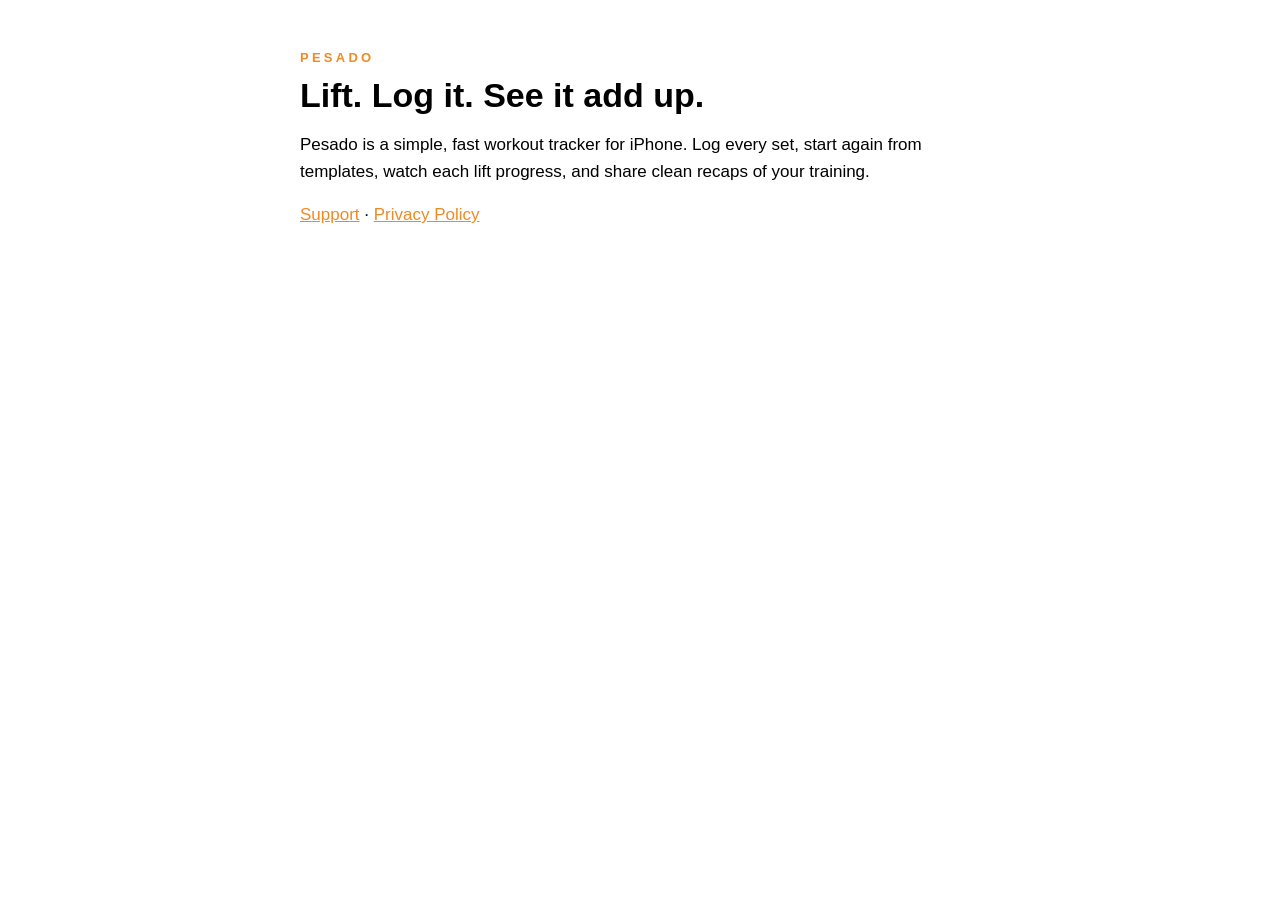
<file: index.html>
<!DOCTYPE html>
<html lang="en">
<head>
<meta charset="utf-8">
<meta name="viewport" content="width=device-width, initial-scale=1">
<title>Pesado</title>
<link rel="stylesheet" href="style.css">
</head>
<body>
<main>
<p class="brand">PESADO</p>
<h1>Lift. Log it. See it add up.</h1>
<p>Pesado is a simple, fast workout tracker for iPhone. Log every set, start again from templates, watch each lift progress, and share clean recaps of your training.</p>
<p><a href="support.html">Support</a> · <a href="privacy.html">Privacy Policy</a></p>
</main>
</body>
</html>
</file>
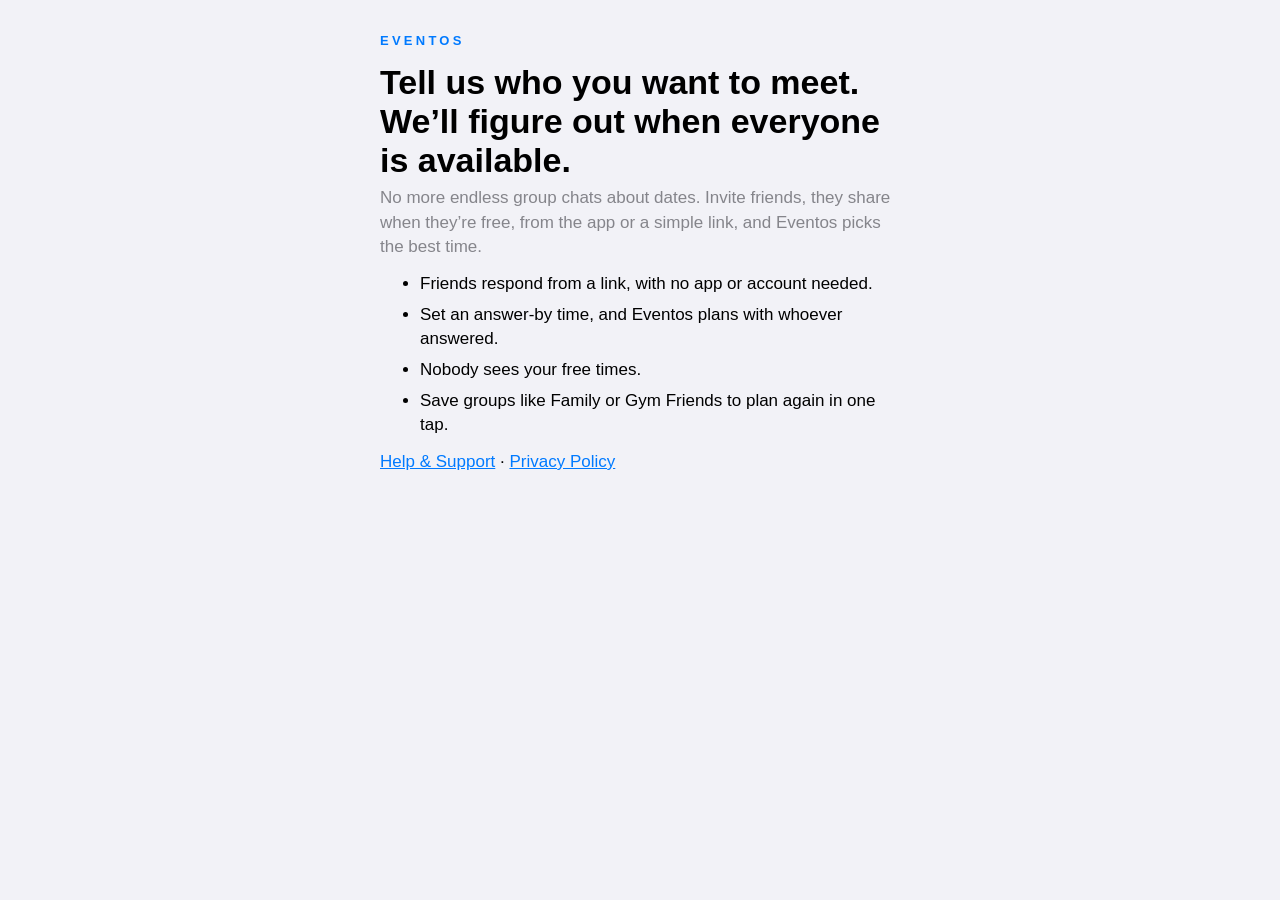
<file: availia/index.html>
<!doctype html>
<html lang="en">
<head>
    <meta charset="utf-8">
    <meta name="viewport" content="width=device-width, initial-scale=1">
    <meta name="color-scheme" content="light dark">
    <title>Eventos – Find a time that works for everyone</title>
    <link rel="stylesheet" href="availia.css">
</head>
<body>
<main class="page">
<p class="brand">EVENTOS</p>
<h1>Tell us who you want to meet. We’ll figure out when everyone is available.</h1>
<p class="lead">No more endless group chats about dates. Invite friends, they share when they’re free, from the app or a simple link, and Eventos picks the best time.</p>
<ul>
<li>Friends respond from a link, with no app or account needed.</li>
<li>Set an answer-by time, and Eventos plans with whoever answered.</li>
<li>Nobody sees your free times.</li>
<li>Save groups like Family or Gym Friends to plan again in one tap.</li>
</ul>
<p><a href="support.html">Help &amp; Support</a> · <a href="privacy.html">Privacy Policy</a></p>
</main>
</body>
</html>
</file>
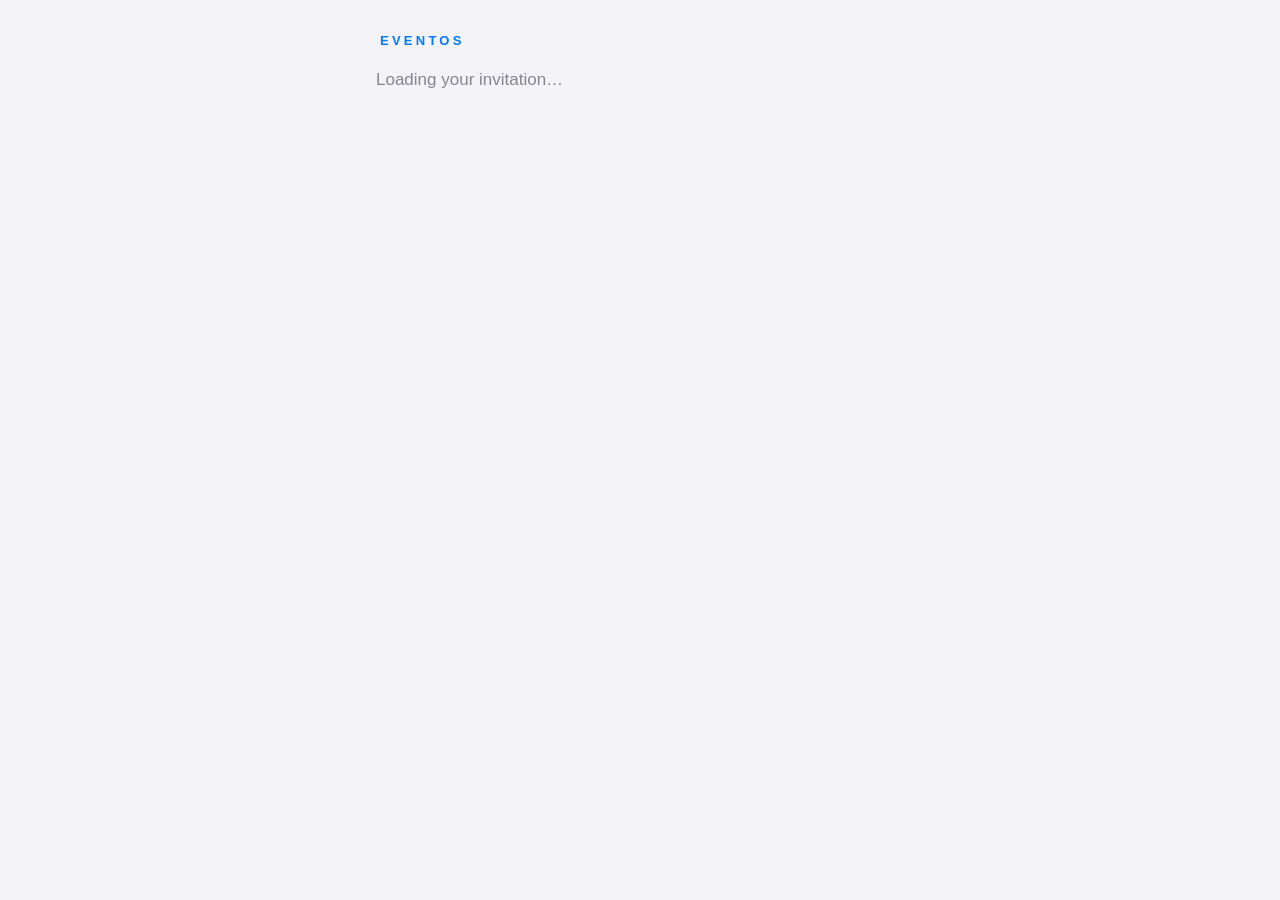
<file: availia/invite/index.html>
<!doctype html>
<html lang="en">
<head>
    <meta charset="utf-8">
    <meta name="viewport" content="width=device-width, initial-scale=1, viewport-fit=cover">
    <meta name="robots" content="noindex">
    <meta name="color-scheme" content="light dark">
    <title>Eventos — Share Your Availability</title>
    <link rel="stylesheet" href="../availia.css">
    <script type="module" src="invite.js"></script>
</head>
<body>
    <main>
        <p class="brand">EVENTOS</p>
        <div id="app" aria-live="polite">
            <p class="muted">Loading your invitation…</p>
        </div>
        <noscript><p>Please turn on JavaScript to respond to this invitation.</p></noscript>
    </main>
</body>
</html>
</file>
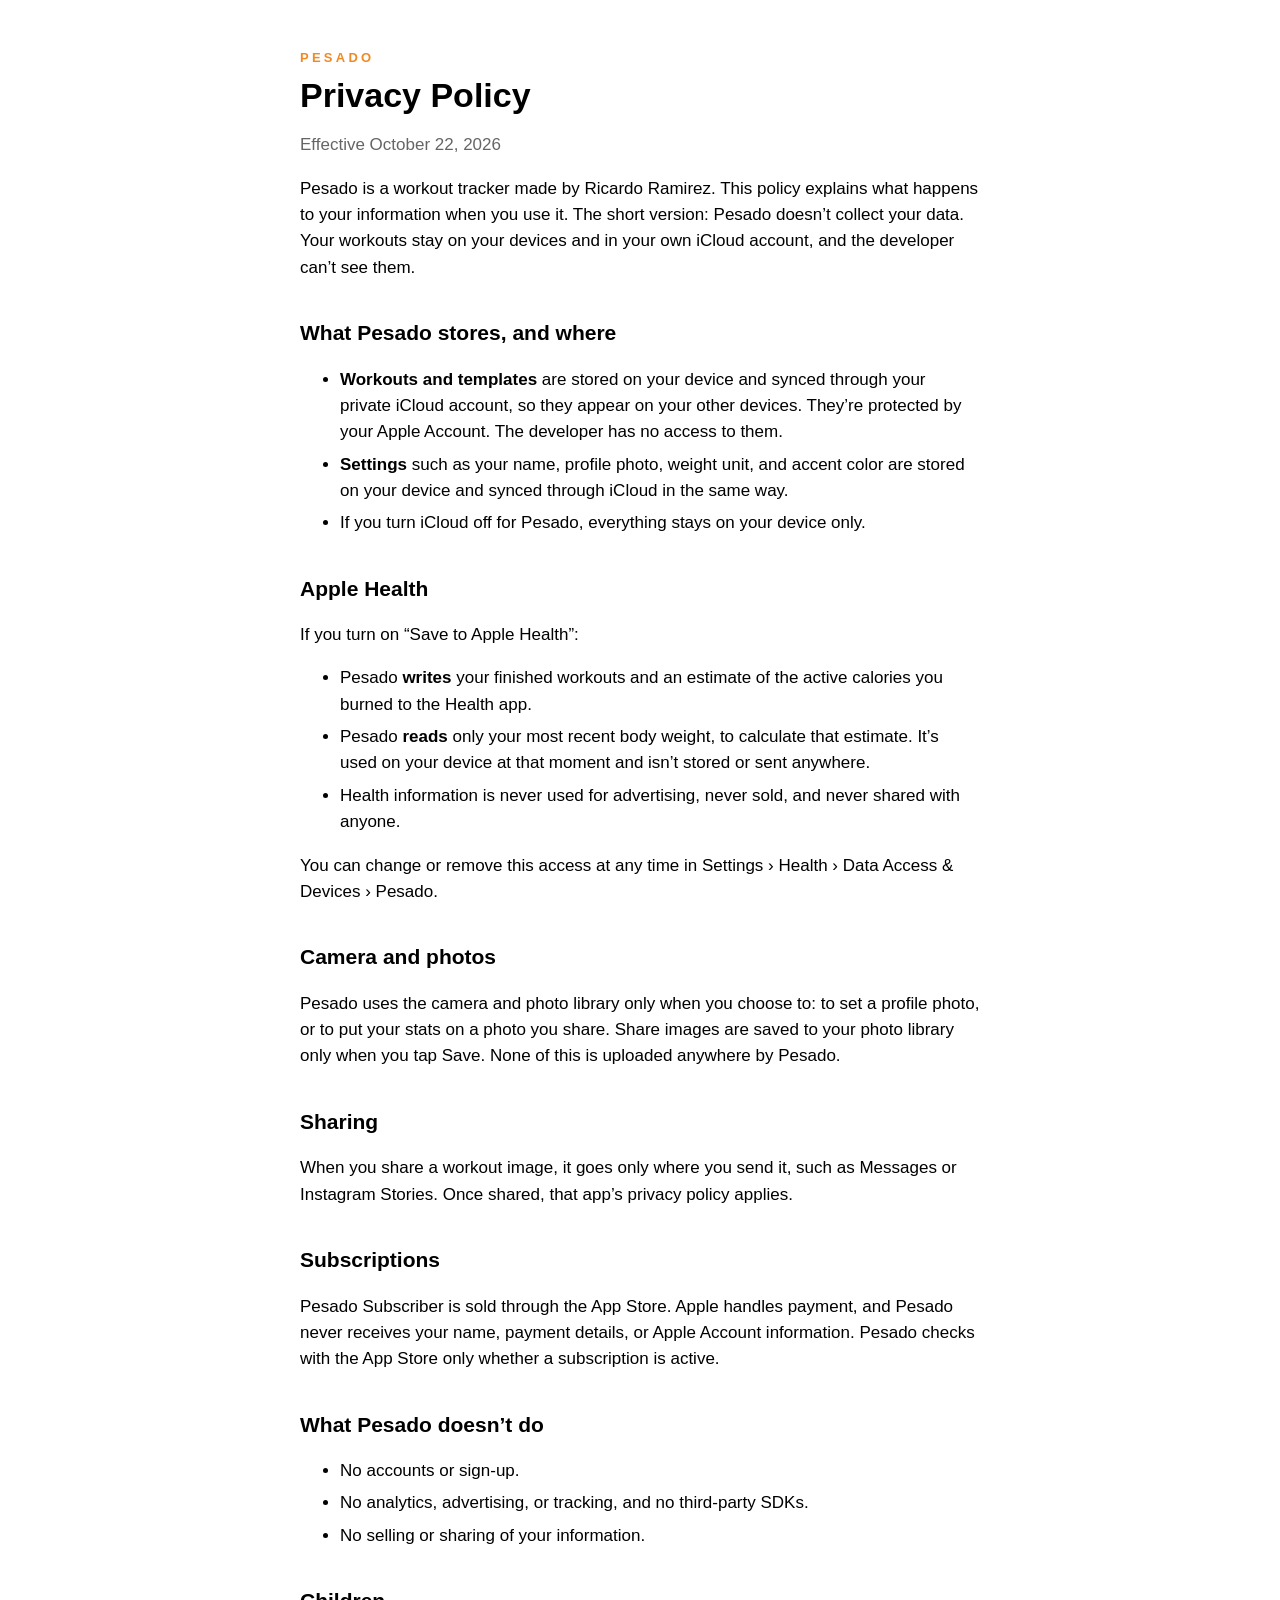
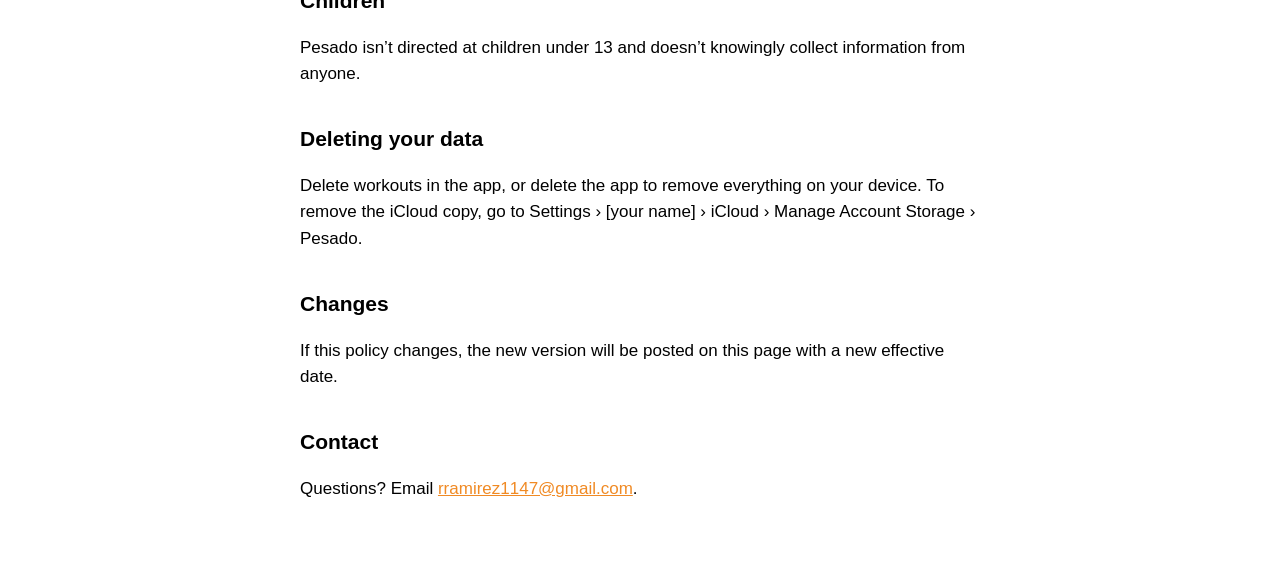
<file: privacy.html>
<!DOCTYPE html>
<html lang="en">
<head>
<meta charset="utf-8">
<meta name="viewport" content="width=device-width, initial-scale=1">
<title>Pesado – Privacy Policy</title>
<link rel="stylesheet" href="style.css">
</head>
<body>
<main>
<p class="brand">PESADO</p>
<h1>Privacy Policy</h1>
<p class="muted">Effective October 22, 2026</p>

<p>Pesado is a workout tracker made by Ricardo Ramirez. This policy explains what happens to your information when you use it. The short version: Pesado doesn’t collect your data. Your workouts stay on your devices and in your own iCloud account, and the developer can’t see them.</p>

<h2>What Pesado stores, and where</h2>
<ul>
<li><strong>Workouts and templates</strong> are stored on your device and synced through your private iCloud account, so they appear on your other devices. They’re protected by your Apple Account. The developer has no access to them.</li>
<li><strong>Settings</strong> such as your name, profile photo, weight unit, and accent color are stored on your device and synced through iCloud in the same way.</li>
<li>If you turn iCloud off for Pesado, everything stays on your device only.</li>
</ul>

<h2>Apple Health</h2>
<p>If you turn on “Save to Apple Health”:</p>
<ul>
<li>Pesado <strong>writes</strong> your finished workouts and an estimate of the active calories you burned to the Health app.</li>
<li>Pesado <strong>reads</strong> only your most recent body weight, to calculate that estimate. It’s used on your device at that moment and isn’t stored or sent anywhere.</li>
<li>Health information is never used for advertising, never sold, and never shared with anyone.</li>
</ul>
<p>You can change or remove this access at any time in Settings › Health › Data Access &amp; Devices › Pesado.</p>

<h2>Camera and photos</h2>
<p>Pesado uses the camera and photo library only when you choose to: to set a profile photo, or to put your stats on a photo you share. Share images are saved to your photo library only when you tap Save. None of this is uploaded anywhere by Pesado.</p>

<h2>Sharing</h2>
<p>When you share a workout image, it goes only where you send it, such as Messages or Instagram Stories. Once shared, that app’s privacy policy applies.</p>

<h2>Subscriptions</h2>
<p>Pesado Subscriber is sold through the App Store. Apple handles payment, and Pesado never receives your name, payment details, or Apple Account information. Pesado checks with the App Store only whether a subscription is active.</p>

<h2>What Pesado doesn’t do</h2>
<ul>
<li>No accounts or sign-up.</li>
<li>No analytics, advertising, or tracking, and no third-party SDKs.</li>
<li>No selling or sharing of your information.</li>
</ul>

<h2>Children</h2>
<p>Pesado isn’t directed at children under 13 and doesn’t knowingly collect information from anyone.</p>

<h2>Deleting your data</h2>
<p>Delete workouts in the app, or delete the app to remove everything on your device. To remove the iCloud copy, go to Settings › [your name] › iCloud › Manage Account Storage › Pesado.</p>

<h2>Changes</h2>
<p>If this policy changes, the new version will be posted on this page with a new effective date.</p>

<h2>Contact</h2>
<p>Questions? Email <a href="mailto:rramirez1147@gmail.com">rramirez1147@gmail.com</a>.</p>
</main>
</body>
</html>
</file>
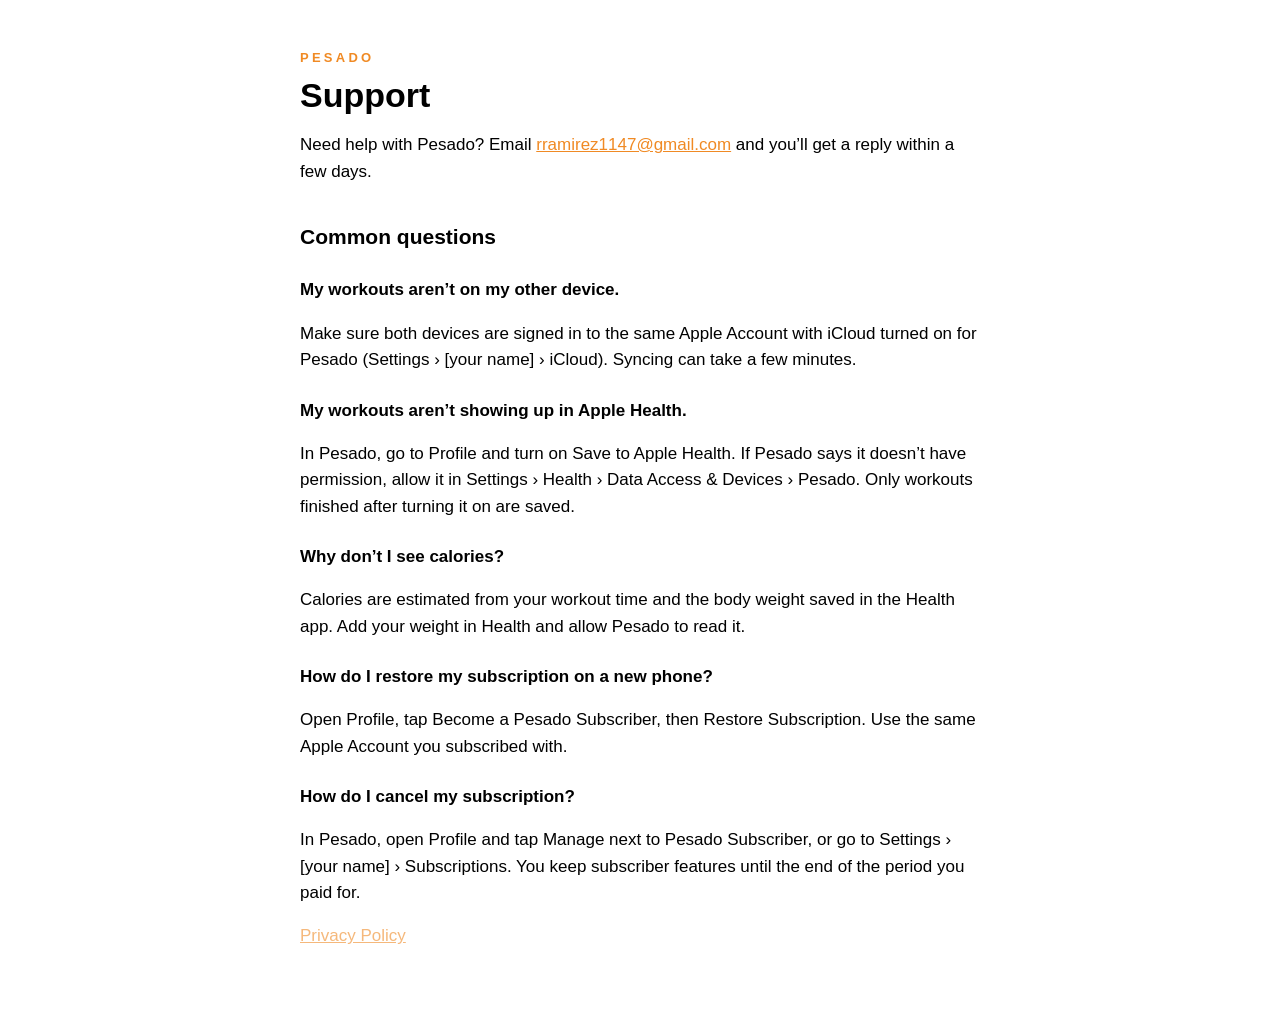
<file: support.html>
<!DOCTYPE html>
<html lang="en">
<head>
<meta charset="utf-8">
<meta name="viewport" content="width=device-width, initial-scale=1">
<title>Pesado – Support</title>
<link rel="stylesheet" href="style.css">
</head>
<body>
<main>
<p class="brand">PESADO</p>
<h1>Support</h1>
<p>Need help with Pesado? Email <a href="mailto:rramirez1147@gmail.com">rramirez1147@gmail.com</a> and you’ll get a reply within a few days.</p>

<h2>Common questions</h2>

<h3>My workouts aren’t on my other device.</h3>
<p>Make sure both devices are signed in to the same Apple Account with iCloud turned on for Pesado (Settings › [your name] › iCloud). Syncing can take a few minutes.</p>

<h3>My workouts aren’t showing up in Apple Health.</h3>
<p>In Pesado, go to Profile and turn on Save to Apple Health. If Pesado says it doesn’t have permission, allow it in Settings › Health › Data Access &amp; Devices › Pesado. Only workouts finished after turning it on are saved.</p>

<h3>Why don’t I see calories?</h3>
<p>Calories are estimated from your workout time and the body weight saved in the Health app. Add your weight in Health and allow Pesado to read it.</p>

<h3>How do I restore my subscription on a new phone?</h3>
<p>Open Profile, tap Become a Pesado Subscriber, then Restore Subscription. Use the same Apple Account you subscribed with.</p>

<h3>How do I cancel my subscription?</h3>
<p>In Pesado, open Profile and tap Manage next to Pesado Subscriber, or go to Settings › [your name] › Subscriptions. You keep subscriber features until the end of the period you paid for.</p>

<p class="muted"><a href="privacy.html">Privacy Policy</a></p>
</main>
</body>
</html>
</file>
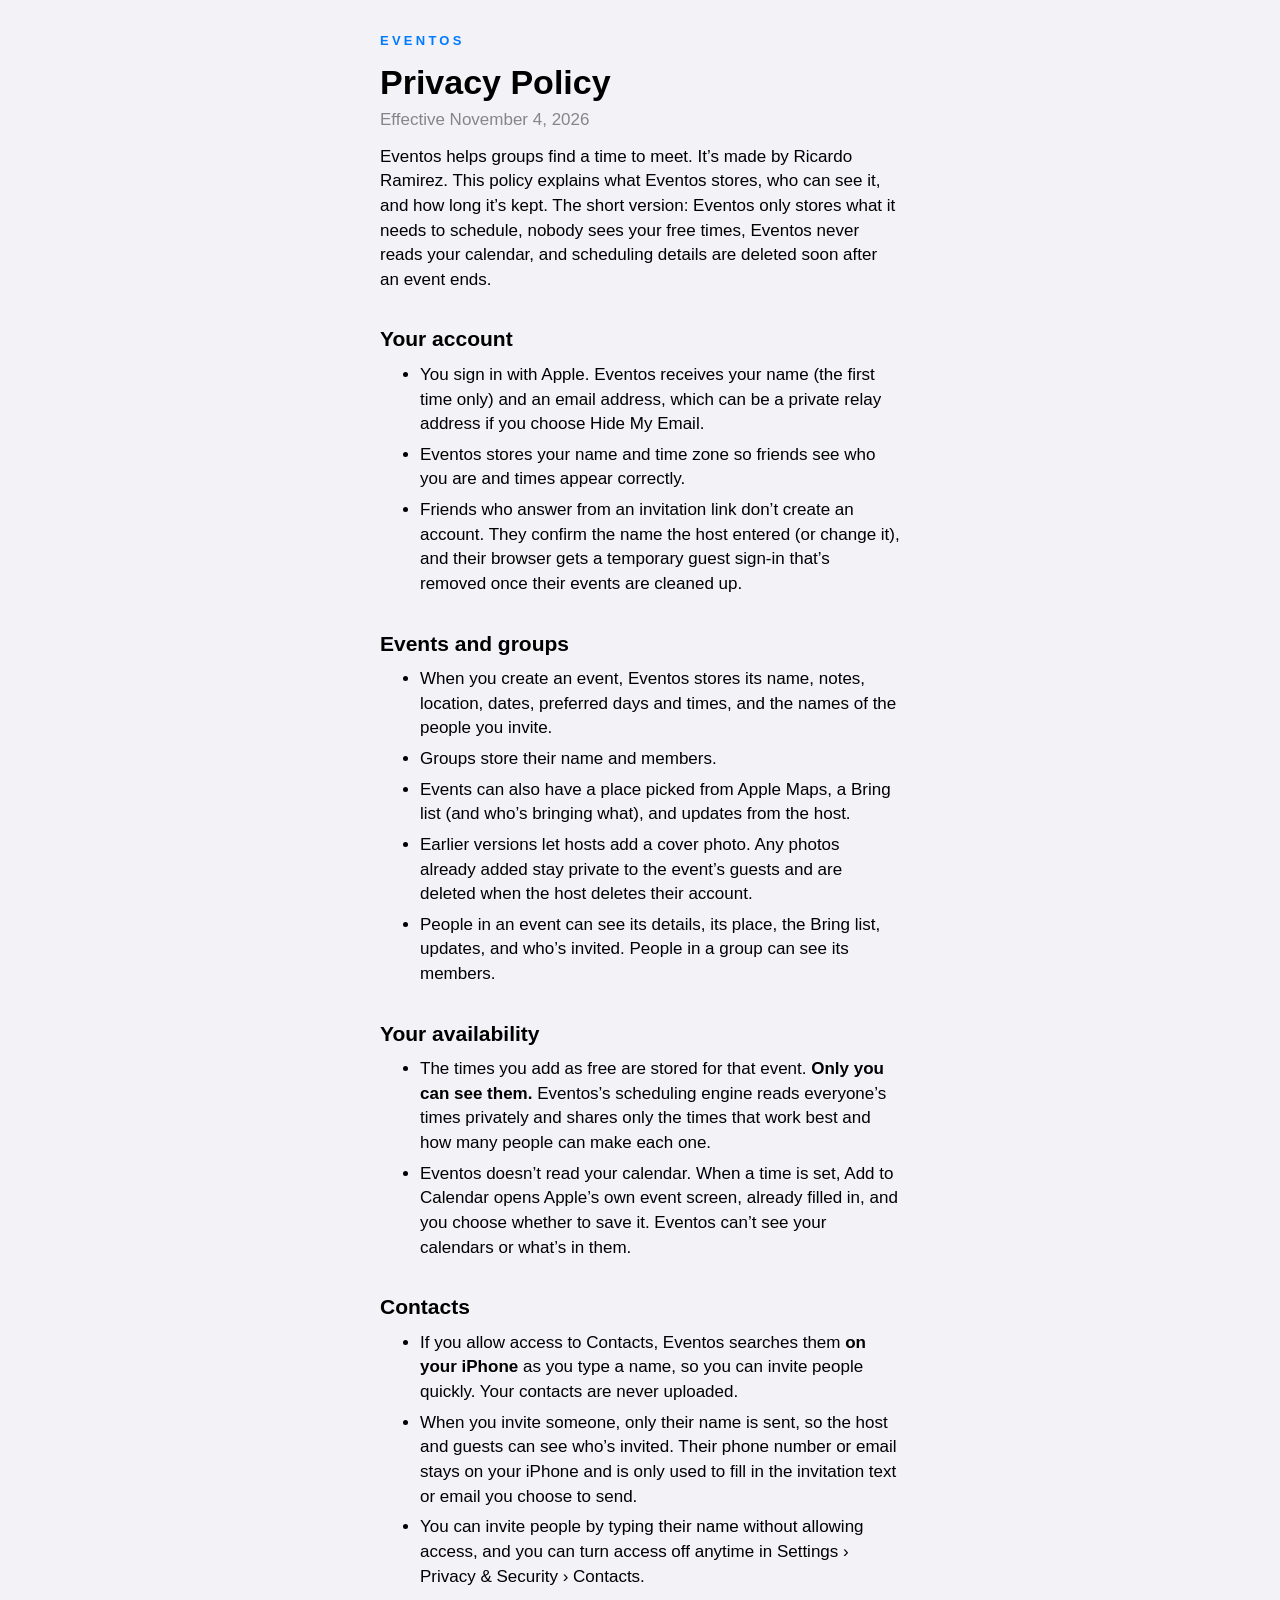
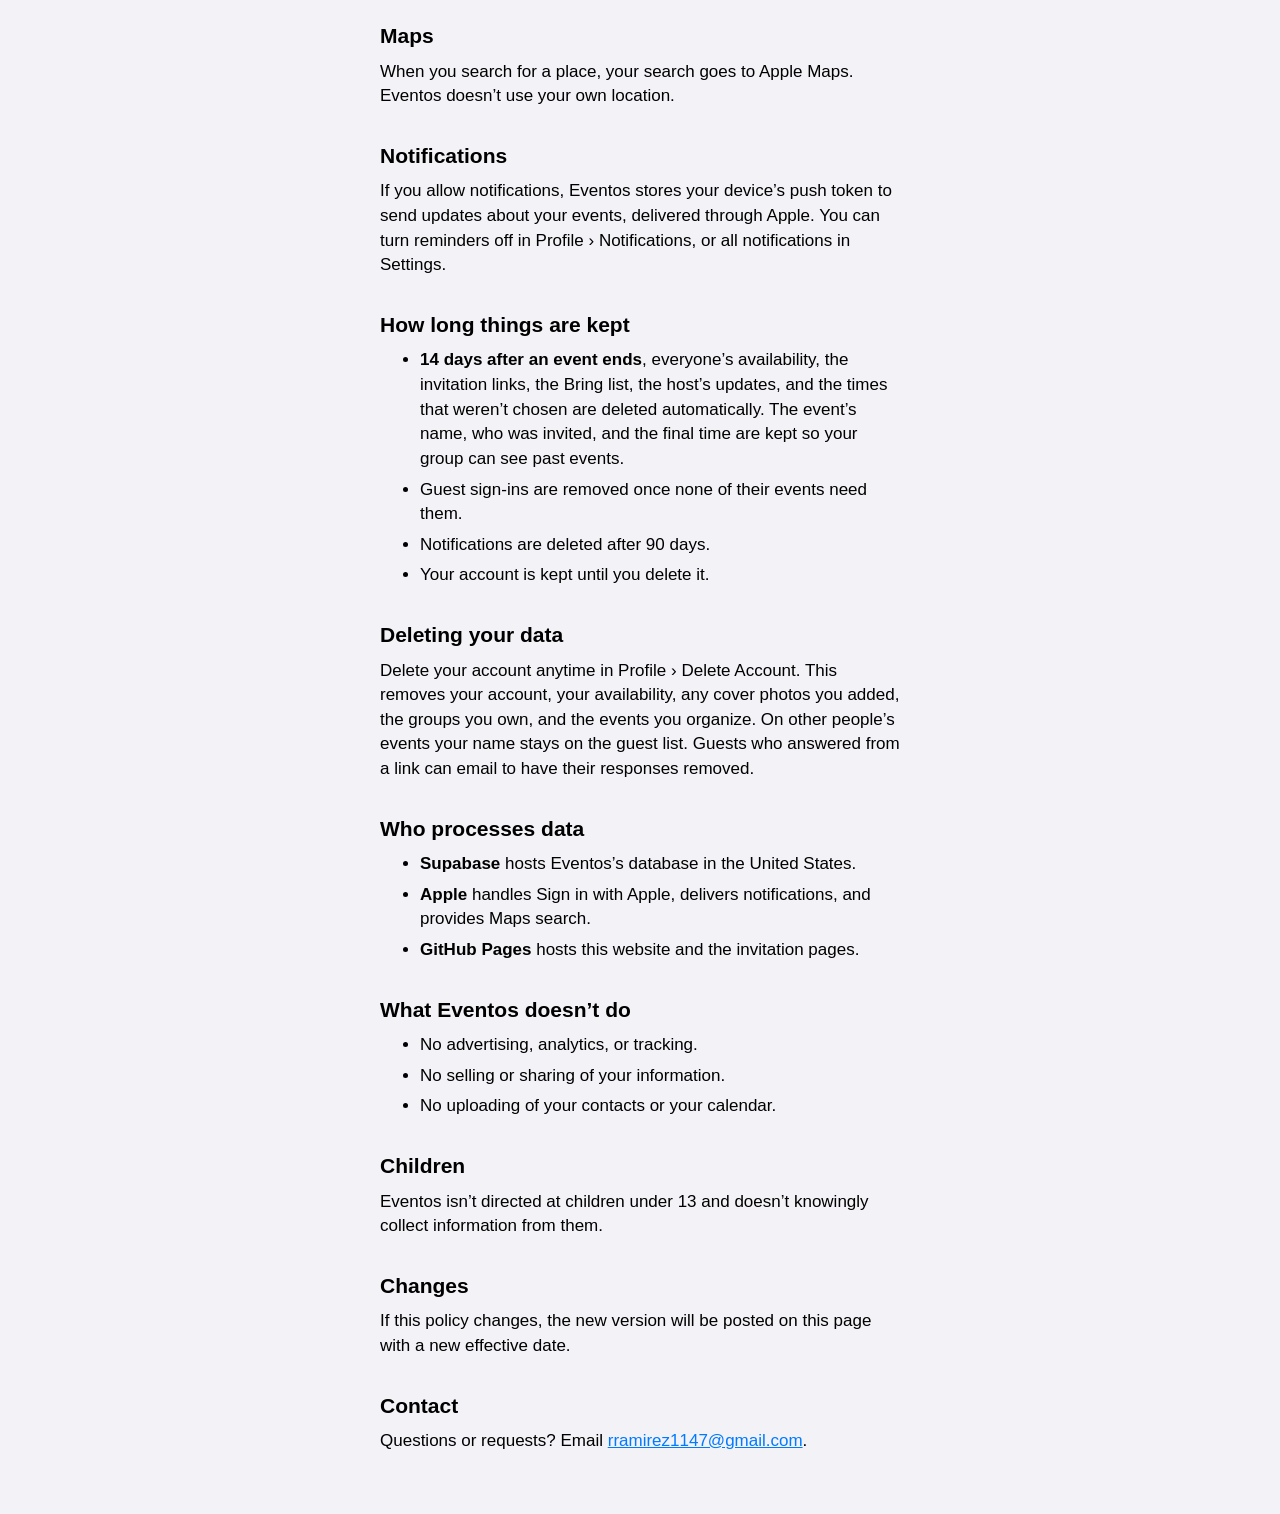
<file: availia/privacy.html>
<!doctype html>
<html lang="en">
<head>
    <meta charset="utf-8">
    <meta name="viewport" content="width=device-width, initial-scale=1">
    <meta name="color-scheme" content="light dark">
    <title>Eventos – Privacy Policy</title>
    <link rel="stylesheet" href="availia.css">
</head>
<body>
<main class="page">
<p class="brand">EVENTOS</p>
<h1>Privacy Policy</h1>
<p class="muted">Effective November 4, 2026</p>

<p>Eventos helps groups find a time to meet. It’s made by Ricardo Ramirez. This policy explains what Eventos stores, who can see it, and how long it’s kept. The short version: Eventos only stores what it needs to schedule, nobody sees your free times, Eventos never reads your calendar, and scheduling details are deleted soon after an event ends.</p>

<h2>Your account</h2>
<ul>
<li>You sign in with Apple. Eventos receives your name (the first time only) and an email address, which can be a private relay address if you choose Hide My Email.</li>
<li>Eventos stores your name and time zone so friends see who you are and times appear correctly.</li>
<li>Friends who answer from an invitation link don’t create an account. They confirm the name the host entered (or change it), and their browser gets a temporary guest sign-in that’s removed once their events are cleaned up.</li>
</ul>

<h2>Events and groups</h2>
<ul>
<li>When you create an event, Eventos stores its name, notes, location, dates, preferred days and times, and the names of the people you invite.</li>
<li>Groups store their name and members.</li>
<li>Events can also have a place picked from Apple Maps, a Bring list (and who’s bringing what), and updates from the host.</li>
<li>Earlier versions let hosts add a cover photo. Any photos already added stay private to the event’s guests and are deleted when the host deletes their account.</li>
<li>People in an event can see its details, its place, the Bring list, updates, and who’s invited. People in a group can see its members.</li>
</ul>

<h2>Your availability</h2>
<ul>
<li>The times you add as free are stored for that event. <strong>Only you can see them.</strong> Eventos’s scheduling engine reads everyone’s times privately and shares only the times that work best and how many people can make each one.</li>
<li>Eventos doesn’t read your calendar. When a time is set, Add to Calendar opens Apple’s own event screen, already filled in, and you choose whether to save it. Eventos can’t see your calendars or what’s in them.</li>
</ul>

<h2>Contacts</h2>
<ul>
<li>If you allow access to Contacts, Eventos searches them <strong>on your iPhone</strong> as you type a name, so you can invite people quickly. Your contacts are never uploaded.</li>
<li>When you invite someone, only their name is sent, so the host and guests can see who’s invited. Their phone number or email stays on your iPhone and is only used to fill in the invitation text or email you choose to send.</li>
<li>You can invite people by typing their name without allowing access, and you can turn access off anytime in Settings › Privacy &amp; Security › Contacts.</li>
</ul>

<h2>Maps</h2>
<p>When you search for a place, your search goes to Apple Maps. Eventos doesn’t use your own location.</p>

<h2>Notifications</h2>
<p>If you allow notifications, Eventos stores your device’s push token to send updates about your events, delivered through Apple. You can turn reminders off in Profile › Notifications, or all notifications in Settings.</p>

<h2>How long things are kept</h2>
<ul>
<li><strong>14 days after an event ends</strong>, everyone’s availability, the invitation links, the Bring list, the host’s updates, and the times that weren’t chosen are deleted automatically. The event’s name, who was invited, and the final time are kept so your group can see past events.</li>
<li>Guest sign-ins are removed once none of their events need them.</li>
<li>Notifications are deleted after 90 days.</li>
<li>Your account is kept until you delete it.</li>
</ul>

<h2>Deleting your data</h2>
<p>Delete your account anytime in Profile › Delete Account. This removes your account, your availability, any cover photos you added, the groups you own, and the events you organize. On other people’s events your name stays on the guest list. Guests who answered from a link can email to have their responses removed.</p>

<h2>Who processes data</h2>
<ul>
<li><strong>Supabase</strong> hosts Eventos’s database in the United States.</li>
<li><strong>Apple</strong> handles Sign in with Apple, delivers notifications, and provides Maps search.</li>
<li><strong>GitHub Pages</strong> hosts this website and the invitation pages.</li>
</ul>

<h2>What Eventos doesn’t do</h2>
<ul>
<li>No advertising, analytics, or tracking.</li>
<li>No selling or sharing of your information.</li>
<li>No uploading of your contacts or your calendar.</li>
</ul>

<h2>Children</h2>
<p>Eventos isn’t directed at children under 13 and doesn’t knowingly collect information from them.</p>

<h2>Changes</h2>
<p>If this policy changes, the new version will be posted on this page with a new effective date.</p>

<h2>Contact</h2>
<p>Questions or requests? Email <a href="mailto:rramirez1147@gmail.com">rramirez1147@gmail.com</a>.</p>
</main>
</body>
</html>
</file>
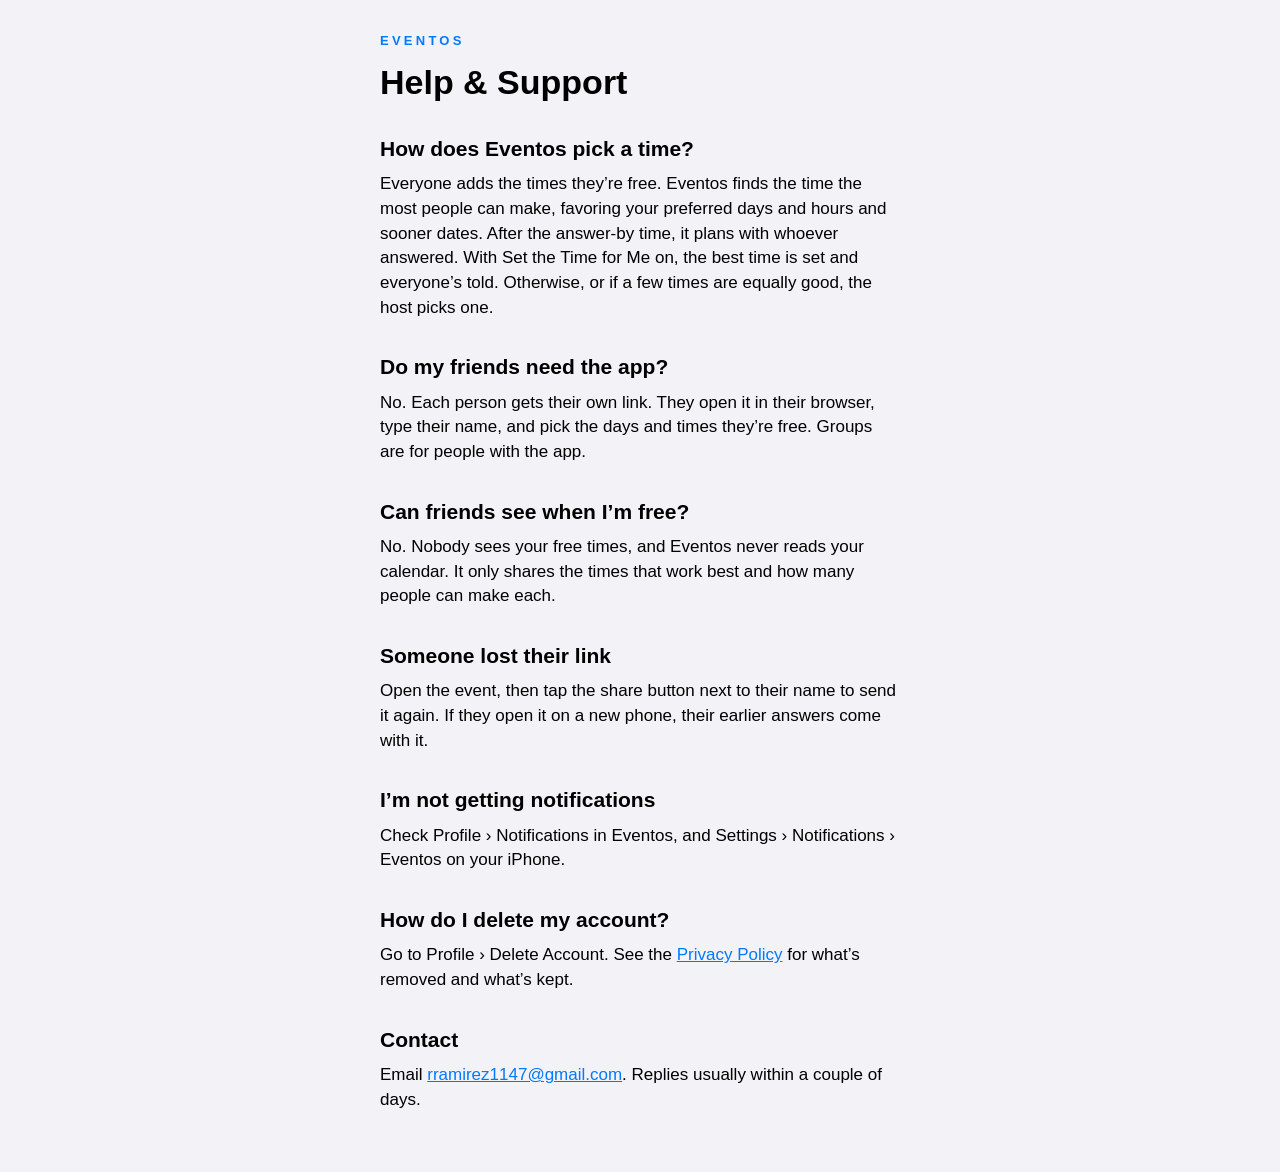
<file: availia/support.html>
<!doctype html>
<html lang="en">
<head>
    <meta charset="utf-8">
    <meta name="viewport" content="width=device-width, initial-scale=1">
    <meta name="color-scheme" content="light dark">
    <title>Eventos – Help &amp; Support</title>
    <link rel="stylesheet" href="availia.css">
</head>
<body>
<main class="page">
<p class="brand">EVENTOS</p>
<h1>Help &amp; Support</h1>

<h2>How does Eventos pick a time?</h2>
<p>Everyone adds the times they’re free. Eventos finds the time the most people can make, favoring your preferred days and hours and sooner dates. After the answer-by time, it plans with whoever answered. With Set the Time for Me on, the best time is set and everyone’s told. Otherwise, or if a few times are equally good, the host picks one.</p>

<h2>Do my friends need the app?</h2>
<p>No. Each person gets their own link. They open it in their browser, type their name, and pick the days and times they’re free. Groups are for people with the app.</p>

<h2>Can friends see when I’m free?</h2>
<p>No. Nobody sees your free times, and Eventos never reads your calendar. It only shares the times that work best and how many people can make each.</p>

<h2>Someone lost their link</h2>
<p>Open the event, then tap the share button next to their name to send it again. If they open it on a new phone, their earlier answers come with it.</p>

<h2>I’m not getting notifications</h2>
<p>Check Profile › Notifications in Eventos, and Settings › Notifications › Eventos on your iPhone.</p>

<h2>How do I delete my account?</h2>
<p>Go to Profile › Delete Account. See the <a href="privacy.html">Privacy Policy</a> for what’s removed and what’s kept.</p>

<h2>Contact</h2>
<p>Email <a href="mailto:rramirez1147@gmail.com">rramirez1147@gmail.com</a>. Replies usually within a couple of days.</p>
</main>
</body>
</html>
</file>
<file: style.css>
:root { color-scheme: light dark; --accent: #f08a24; }
body {
    margin: 0;
    font: 17px/1.55 -apple-system, BlinkMacSystemFont, "SF Pro Text", "Helvetica Neue", sans-serif;
}
main { max-width: 680px; margin: 0 auto; padding: 48px 24px 64px; }
.brand { font-weight: 800; letter-spacing: 0.25em; font-size: 13px; color: var(--accent); margin: 0 0 8px; }
h1 { font-size: 34px; line-height: 1.15; margin: 0 0 8px; }
h2 { font-size: 21px; margin: 36px 0 8px; }
h3 { font-size: 17px; margin: 24px 0 4px; }
a { color: var(--accent); }
.muted { opacity: 0.6; }
li { margin: 6px 0; }
</file>
<file: availia/availia.css>
/* Eventos web pages. Styled after iOS grouped lists so guests feel at home. */
:root {
    color-scheme: light dark;
    --accent: #007aff;
    --background: #f2f2f7;
    --card: #ffffff;
    --separator: rgba(60, 60, 67, 0.18);
    --secondary: rgba(60, 60, 67, 0.6);
    --danger: #ff3b30;
    --success: #34c759;
}
@media (prefers-color-scheme: dark) {
    :root {
        --accent: #0a84ff;
        --background: #000000;
        --card: #1c1c1e;
        --separator: rgba(84, 84, 88, 0.6);
        --secondary: rgba(235, 235, 245, 0.6);
        --danger: #ff453a;
        --success: #30d158;
    }
}

* { box-sizing: border-box; }
body {
    margin: 0;
    background: var(--background);
    font: 17px/1.45 -apple-system, BlinkMacSystemFont, "SF Pro Text", "Helvetica Neue", sans-serif;
    -webkit-text-size-adjust: 100%;
}
main {
    max-width: 560px;
    margin: 0 auto;
    padding: max(32px, env(safe-area-inset-top)) 16px max(48px, env(safe-area-inset-bottom));
}
.brand { font-weight: 800; letter-spacing: 0.25em; font-size: 13px; color: var(--accent); margin: 0 0 8px 4px; }
h1 { font-size: 34px; line-height: 1.15; margin: 0 4px 6px; }
h2 { font-size: 13px; font-weight: 400; text-transform: uppercase; color: var(--secondary); margin: 28px 16px 6px; }
.muted { color: var(--secondary); }
.lead { margin: 0 4px 20px; color: var(--secondary); }
.footnote { font-size: 13px; color: var(--secondary); margin: 6px 16px 0; }
.error { color: var(--danger); }

.card { background: var(--card); border-radius: 12px; overflow: hidden; }
.row {
    display: flex; align-items: center; gap: 12px;
    min-height: 44px; padding: 10px 16px;
    border-top: 0.5px solid var(--separator);
}
.row:first-child { border-top: 0; }
.row .label { flex: 1; }
.row .value { color: var(--secondary); text-align: right; }
.row.stacked { flex-direction: column; align-items: stretch; gap: 8px; }
.row.disabled .label { color: var(--secondary); }
.tag { font-size: 12px; color: var(--accent); margin-left: 6px; }

input[type="text"] {
    width: 100%; border: 0; background: transparent; font: inherit; color: inherit; padding: 0; outline: none;
}
/* When you're free: each day with its times. */
.day-header { display: flex; align-items: center; gap: 8px; margin: 22px 16px 6px; font-size: 15px; font-weight: 600; }
.day-header .small { margin-left: auto; font-size: 13px; }
.times { display: flex; align-items: center; gap: 8px; color: var(--secondary); font-size: 15px; }
input[type="time"] {
    font: inherit; color: var(--text, inherit); background: rgba(120, 120, 128, 0.12);
    border: 0; border-radius: 8px; padding: 6px 8px;
}
button.remove {
    margin-left: auto; width: 26px; height: 26px; border-radius: 13px; border: 0;
    background: #ff3b30; color: #fff; font-size: 18px; line-height: 1; cursor: pointer;
}
button.add { border: 0; background: none; color: var(--accent); font: inherit; cursor: pointer; padding: 0; }

button.link { border: 0; background: none; color: var(--accent); font: inherit; font-size: 15px; cursor: pointer; margin: 10px 16px 0; padding: 0; }
button.plain {
    display: block; width: 100%; margin-top: 12px; padding: 14px; border: 0; border-radius: 14px;
    background: var(--card); color: var(--accent); font: inherit; font-weight: 600; cursor: pointer;
}

button.primary {
    display: block; width: 100%; margin-top: 24px; padding: 14px;
    border: 0; border-radius: 14px; background: var(--accent); color: #fff;
    font: inherit; font-weight: 600; cursor: pointer;
}
button.primary:disabled { opacity: 0.5; cursor: default; }

.choices { display: flex; gap: 6px; }
.choices button {
    flex: 1; padding: 6px 0; border-radius: 8px; border: 0;
    background: rgba(120, 120, 128, 0.12); color: inherit; font: inherit; font-size: 15px; cursor: pointer;
}
.choices button[aria-pressed="true"] { background: var(--accent); color: #fff; }

.banner { background: var(--card); border-radius: 12px; padding: 14px 16px; margin-top: 16px; }
.banner.success { border-left: 4px solid var(--success); }
a.primary.button {
    display: block; text-align: center; text-decoration: none; margin-top: 16px; padding: 14px;
    border-radius: 14px; background: var(--accent); color: #fff; font-weight: 600;
}

/* Text pages: privacy policy, support, and the home page. */
.page h1 { margin-top: 4px; }
.page h2 { text-transform: none; font-size: 21px; font-weight: 700; color: inherit; margin: 32px 4px 8px; }
.page p, .page ul { margin: 0 4px 12px; }
.page li { margin: 6px 0; }
.page a { color: var(--accent); }

button.small {
    border: 0; border-radius: 8px; padding: 6px 10px; font: inherit; font-size: 15px;
    background: rgba(120, 120, 128, 0.12); color: var(--accent); cursor: pointer;
}
button.small:disabled { color: var(--secondary); cursor: default; }
</file>
